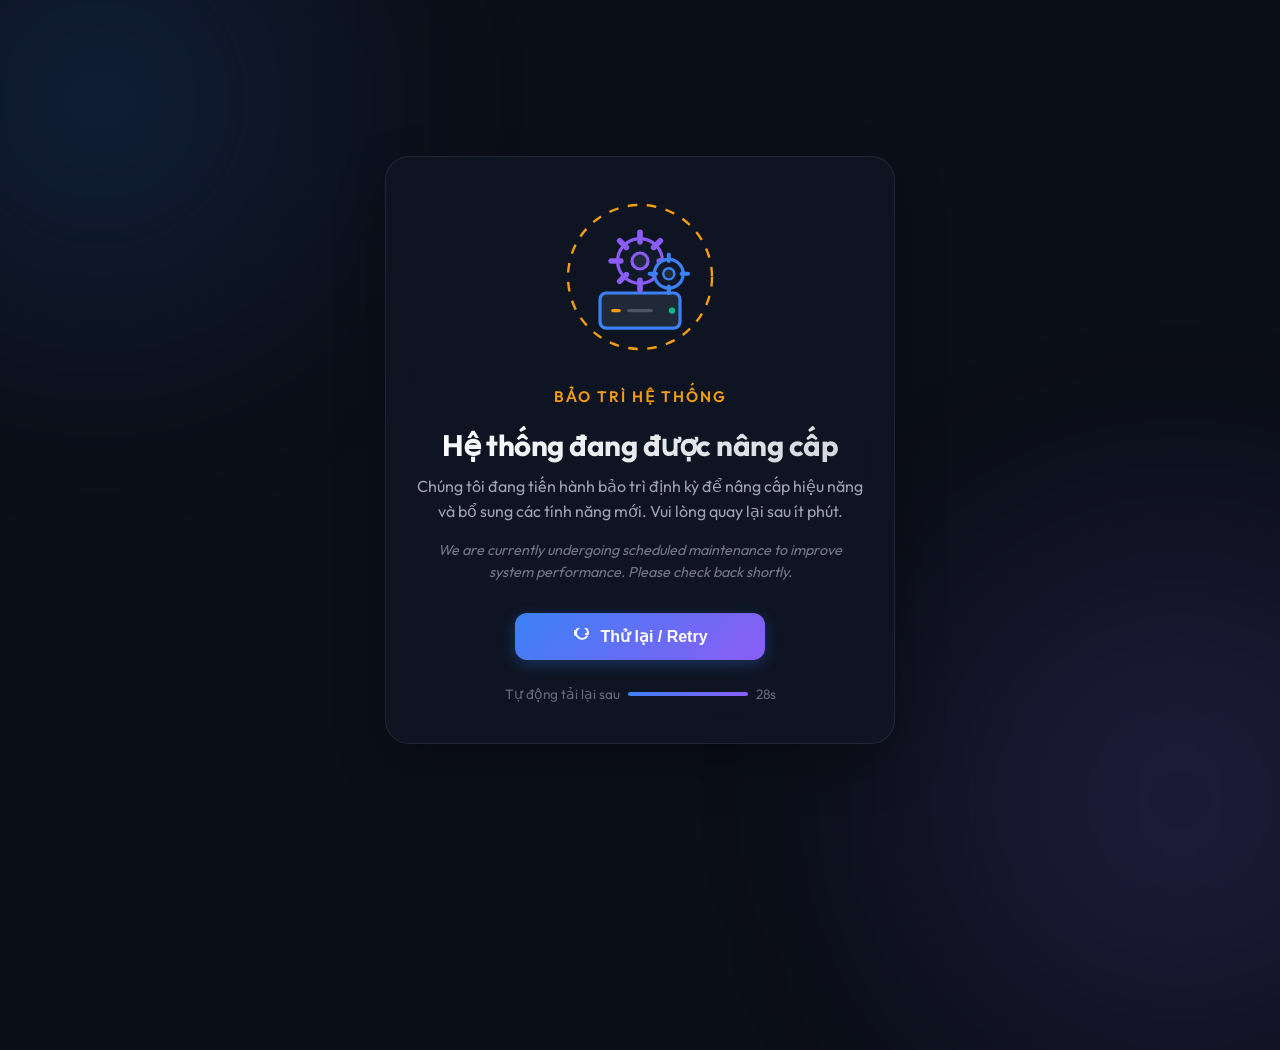
<file: maintenance.html>
<!DOCTYPE html>
<html lang="vi">
<head>
    <meta charset="UTF-8">
    <meta name="viewport" content="width=device-width, initial-scale=1.0">
    <title>Hệ thống đang bảo trì - Maintenance Mode</title>
    <link rel="preconnect" href="https://fonts.googleapis.com">
    <link rel="preconnect" href="https://fonts.gstatic.com" crossorigin>
    <link href="https://fonts.googleapis.com/css2?family=Outfit:wght@300;400;600;700&display=swap" rel="stylesheet">
    <style>
        :root {
            --bg-color: #0b0f19;
            --card-bg: rgba(17, 24, 39, 0.7);
            --border-color: rgba(255, 255, 255, 0.08);
            --primary-glow: rgba(59, 130, 246, 0.15);
            --secondary-glow: rgba(139, 92, 246, 0.15);
            --accent-color: #f59e0b;
            --text-main: #f3f4f6;
            --text-muted: #9ca3af;
            --accent-gradient: linear-gradient(135deg, #3b82f6 0%, #8b5cf6 100%);
            --button-hover-gradient: linear-gradient(135deg, #2563eb 0%, #7c3aed 100%);
        }

        * {
            box-sizing: border-box;
            margin: 0;
            padding: 0;
        }

        body {
            font-family: 'Outfit', sans-serif;
            background-color: var(--bg-color);
            color: var(--text-main);
            min-height: 100vh;
            display: flex;
            align-items: center;
            justify-content: center;
            overflow: hidden;
            position: relative;
        }

        /* Glowing Background Blobs */
        .blob {
            position: absolute;
            border-radius: 50%;
            filter: blur(120px);
            z-index: 1;
        }

        .blob-1 {
            width: 400px;
            height: 400px;
            background: var(--primary-glow);
            top: -100px;
            left: -100px;
            animation: float 20s infinite alternate;
        }

        .blob-2 {
            width: 500px;
            height: 500px;
            background: var(--secondary-glow);
            bottom: -150px;
            right: -150px;
            animation: float 25s infinite alternate-reverse;
        }

        @keyframes float {
            0% { transform: translate(0, 0) scale(1); }
            100% { transform: translate(50px, 30px) scale(1.1); }
        }

        /* Main Container */
        .container {
            width: 100%;
            max-width: 550px;
            padding: 20px;
            z-index: 2;
            text-align: center;
        }

        /* Glassmorphic Card */
        .card {
            background: var(--card-bg);
            border: 1px solid var(--border-color);
            border-radius: 24px;
            padding: 40px 30px;
            backdrop-filter: blur(16px);
            -webkit-backdrop-filter: blur(16px);
            box-shadow: 0 20px 50px rgba(0, 0, 0, 0.3);
            animation: fadeIn 0.8s ease-out;
        }

        @keyframes fadeIn {
            from { opacity: 0; transform: translateY(20px); }
            to { opacity: 1; transform: translateY(0); }
        }

        /* SVG Animation */
        .illustration {
            width: 160px;
            height: 160px;
            margin: 0 auto 30px;
        }

        .gear {
            transform-origin: center;
            animation: rotate 12s linear infinite;
        }

        .gear-reverse {
            transform-origin: center;
            animation: rotate-reverse 8s linear infinite;
        }

        .pulse-light {
            animation: pulse 2s ease-in-out infinite;
        }

        @keyframes rotate {
            0% { transform: rotate(0deg); }
            100% { transform: rotate(360deg); }
        }

        @keyframes rotate-reverse {
            0% { transform: rotate(0deg); }
            100% { transform: rotate(-360deg); }
        }

        @keyframes pulse {
            0%, 100% { opacity: 0.3; }
            50% { opacity: 1; filter: drop-shadow(0 0 8px rgba(245, 158, 11, 0.8)); }
        }

        /* Typography */
        h1 {
            font-size: 1.85rem;
            font-weight: 700;
            margin-bottom: 10px;
            letter-spacing: -0.5px;
            background: linear-gradient(135deg, #fff 0%, #d1d5db 100%);
            -webkit-background-clip: text;
            -webkit-text-fill-color: transparent;
        }

        .subtitle {
            color: var(--accent-color);
            font-size: 0.95rem;
            text-transform: uppercase;
            font-weight: 600;
            letter-spacing: 2px;
            margin-bottom: 20px;
        }

        .desc {
            font-size: 1rem;
            color: var(--text-muted);
            line-height: 1.6;
            margin-bottom: 15px;
        }

        .desc-en {
            font-size: 0.9rem;
            color: rgba(156, 163, 175, 0.7);
            line-height: 1.5;
            margin-bottom: 30px;
            font-style: italic;
        }

        /* Interactive Reload Button */
        .btn-reload {
            display: inline-flex;
            align-items: center;
            justify-content: center;
            gap: 10px;
            background: var(--accent-gradient);
            color: #fff;
            border: none;
            padding: 14px 32px;
            border-radius: 12px;
            font-size: 1rem;
            font-weight: 600;
            cursor: pointer;
            transition: all 0.3s ease;
            box-shadow: 0 4px 15px rgba(59, 130, 246, 0.3);
            text-decoration: none;
            width: 100%;
            max-width: 250px;
            position: relative;
            overflow: hidden;
        }

        .btn-reload::before {
            content: '';
            position: absolute;
            top: 0;
            left: -100%;
            width: 100%;
            height: 100%;
            background: linear-gradient(90deg, transparent, rgba(255, 255, 255, 0.2), transparent);
            transition: 0.5s;
        }

        .btn-reload:hover::before {
            left: 100%;
        }

        .btn-reload:hover {
            transform: translateY(-2px);
            box-shadow: 0 6px 20px rgba(59, 130, 246, 0.4);
            background: var(--button-hover-gradient);
        }

        .btn-reload:active {
            transform: translateY(1px);
        }

        .btn-icon {
            width: 18px;
            height: 18px;
            transition: transform 0.5s ease;
        }

        .btn-reload:hover .btn-icon {
            transform: rotate(180deg);
        }

        /* Countdown Indicator */
        .countdown-container {
            margin-top: 25px;
            display: flex;
            align-items: center;
            justify-content: center;
            gap: 8px;
            font-size: 0.85rem;
            color: rgba(156, 163, 175, 0.6);
        }

        .progress-bar-bg {
            width: 120px;
            height: 4px;
            background: rgba(255, 255, 255, 0.05);
            border-radius: 2px;
            overflow: hidden;
        }

        .progress-bar-fill {
            height: 100%;
            width: 100%;
            background: var(--accent-gradient);
            transform-origin: left;
            animation: shrink 30s linear infinite;
        }

        @keyframes shrink {
            from { transform: scaleX(1); }
            to { transform: scaleX(0); }
        }
    </style>
</head>
<body>
    <!-- Background Glows -->
    <div class="blob blob-1"></div>
    <div class="blob blob-2"></div>

    <div class="container">
        <div class="card">
            <!-- Animated Maintenance Icon -->
            <div class="illustration">
                <svg viewBox="0 0 100 100" width="100%" height="100%" fill="none" xmlns="http://www.w3.org/2000/svg">
                    <!-- Outer pulsing ring -->
                    <circle cx="50" cy="50" r="45" stroke="#f59e0b" stroke-width="1.5" stroke-dasharray="6 6" class="pulse-light" />
                    
                    <!-- Server Base -->
                    <rect x="25" y="60" width="50" height="22" rx="4" fill="#1f2937" stroke="#3b82f6" stroke-width="2" />
                    <line x1="33" y1="71" x2="37" y2="71" stroke="#f59e0b" stroke-width="2" stroke-linecap="round" class="pulse-light" />
                    <line x1="43" y1="71" x2="57" y2="71" stroke="#4b5563" stroke-width="2" stroke-linecap="round" />
                    <circle cx="70" cy="71" r="2" fill="#10b981" class="pulse-light" />

                    <!-- Gear Big -->
                    <g class="gear">
                        <circle cx="50" cy="40" r="14" stroke="#8b5cf6" stroke-width="2" fill="#111827" />
                        <!-- Teeth -->
                        <path d="M50 22v6M50 52v6M32 40h6M62 40h6M37.3 27.3l4.2 4.2M58.5 48.5l4.2 4.2M37.3 52.7l4.2-4.2M58.5 31.5l4.2-4.2" stroke="#8b5cf6" stroke-width="3.5" stroke-linecap="round" />
                        <circle cx="50" cy="40" r="5" fill="#1f2937" stroke="#8b5cf6" stroke-width="2" />
                    </g>

                    <!-- Gear Small -->
                    <g class="gear-reverse">
                        <circle cx="68" cy="48" r="9" stroke="#3b82f6" stroke-width="2" fill="#111827" />
                        <!-- Teeth -->
                        <path d="M68 36v4M68 56v4M56 48h4M76 48h4" stroke="#3b82f6" stroke-width="2.5" stroke-linecap="round" />
                        <circle cx="68" cy="48" r="3.5" fill="#1f2937" stroke="#3b82f6" stroke-width="1.5" />
                    </g>
                </svg>
            </div>

            <div class="subtitle">BẢO TRÌ HỆ THỐNG</div>
            <h1>Hệ thống đang được nâng cấp</h1>
            <p class="desc">Chúng tôi đang tiến hành bảo trì định kỳ để nâng cấp hiệu năng và bổ sung các tính năng mới. Vui lòng quay lại sau ít phút.</p>
            <p class="desc-en">We are currently undergoing scheduled maintenance to improve system performance. Please check back shortly.</p>

            <button onclick="handleReload()" class="btn-reload">
                <svg class="btn-icon" xmlns="http://www.w3.org/2000/svg" fill="none" viewBox="0 0 24 24" stroke="currentColor" stroke-width="2.5">
                    <path stroke-linecap="round" stroke-linejoin="round" d="M4 4v5h.582m15.356 2A8.001 8.001 0 1121.21 8H18.5" />
                </svg>
                <span>Thử lại / Retry</span>
            </button>

            <div class="countdown-container">
                <span>Tự động tải lại sau</span>
                <div class="progress-bar-bg">
                    <div class="progress-bar-fill" id="progress-fill"></div>
                </div>
                <span id="countdown-text">30s</span>
            </div>
        </div>
    </div>

    <script>
        function handleReload() {
            // Force reload and go back to root path to check status
            window.location.href = "/";
        }

        // Auto reload countdown timer
        let timeLeft = 30;
        const countdownText = document.getElementById('countdown-text');

        setInterval(() => {
            timeLeft--;
            if (timeLeft <= 0) {
                timeLeft = 30;
                // Trigger reload check
                window.location.href = "/";
            }
            countdownText.textContent = timeLeft + 's';
        }, 1000);
    </script>
</body>
</html>
</file>
